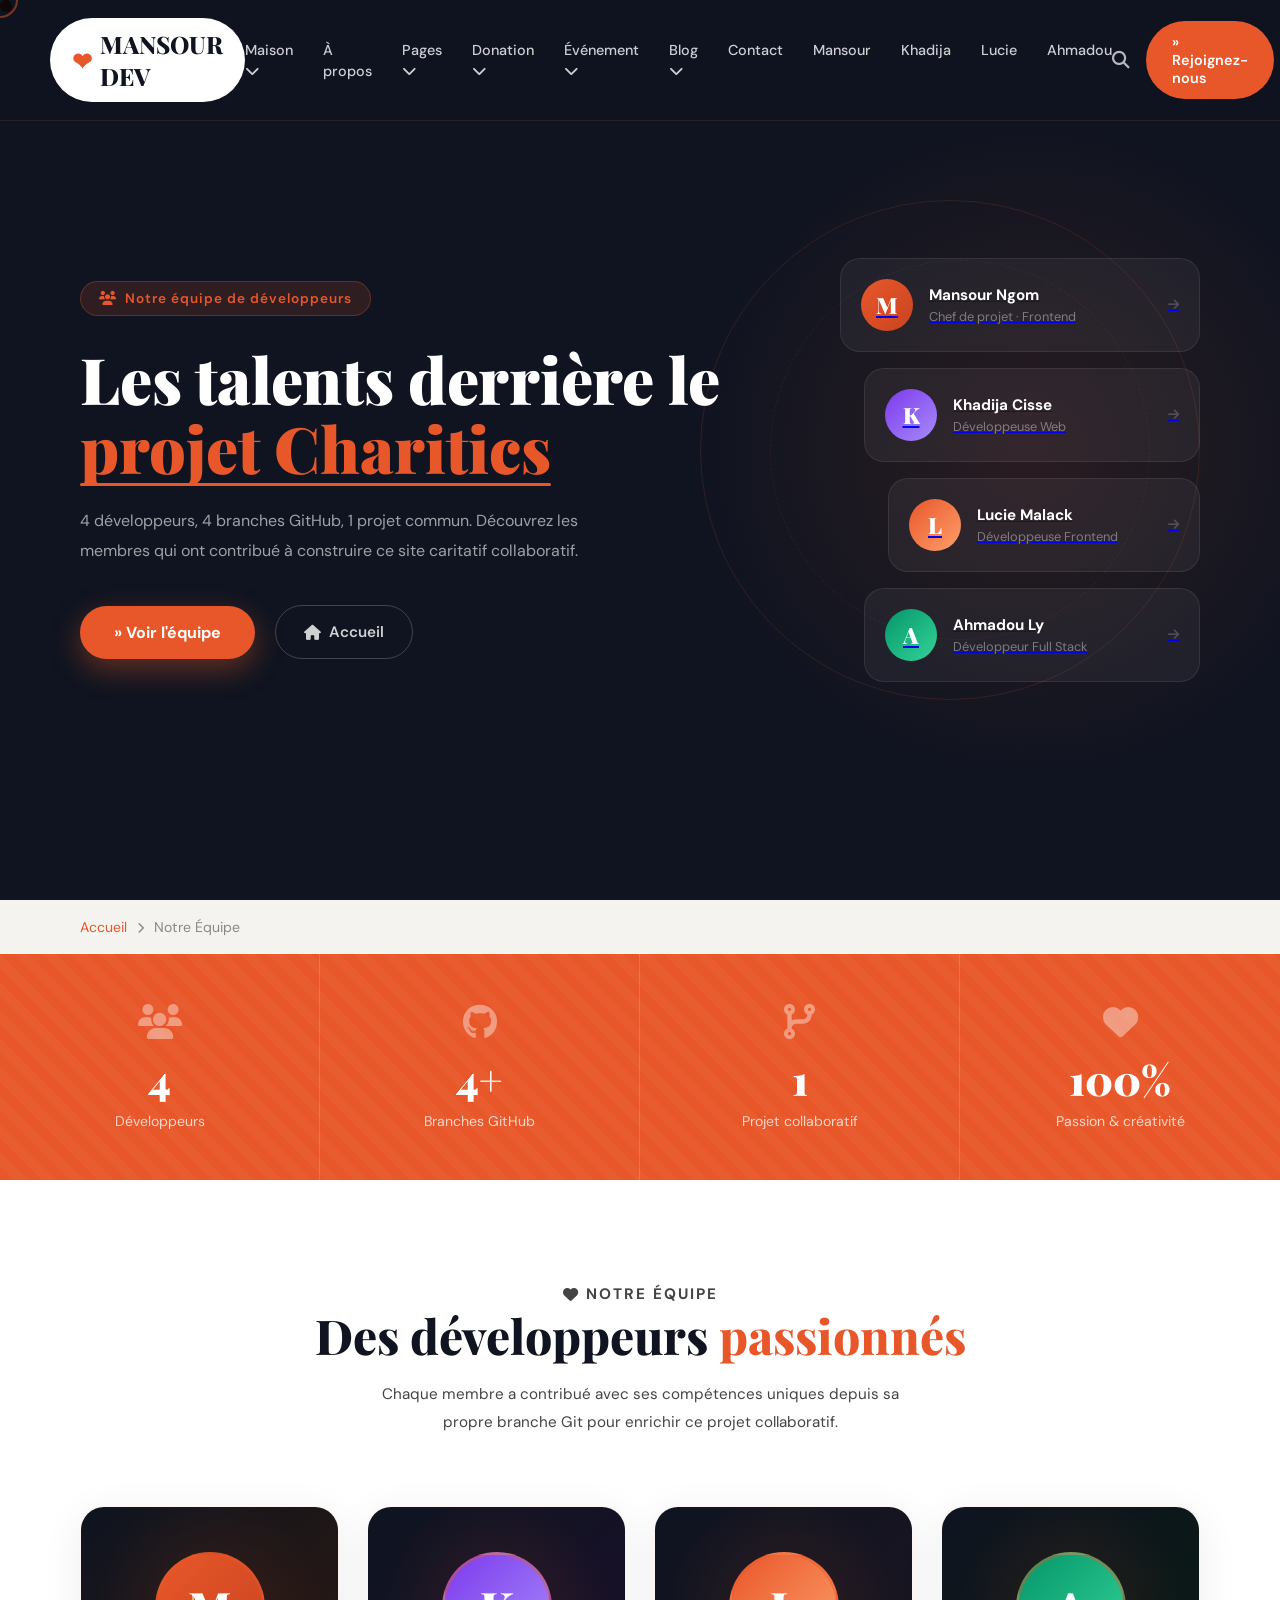
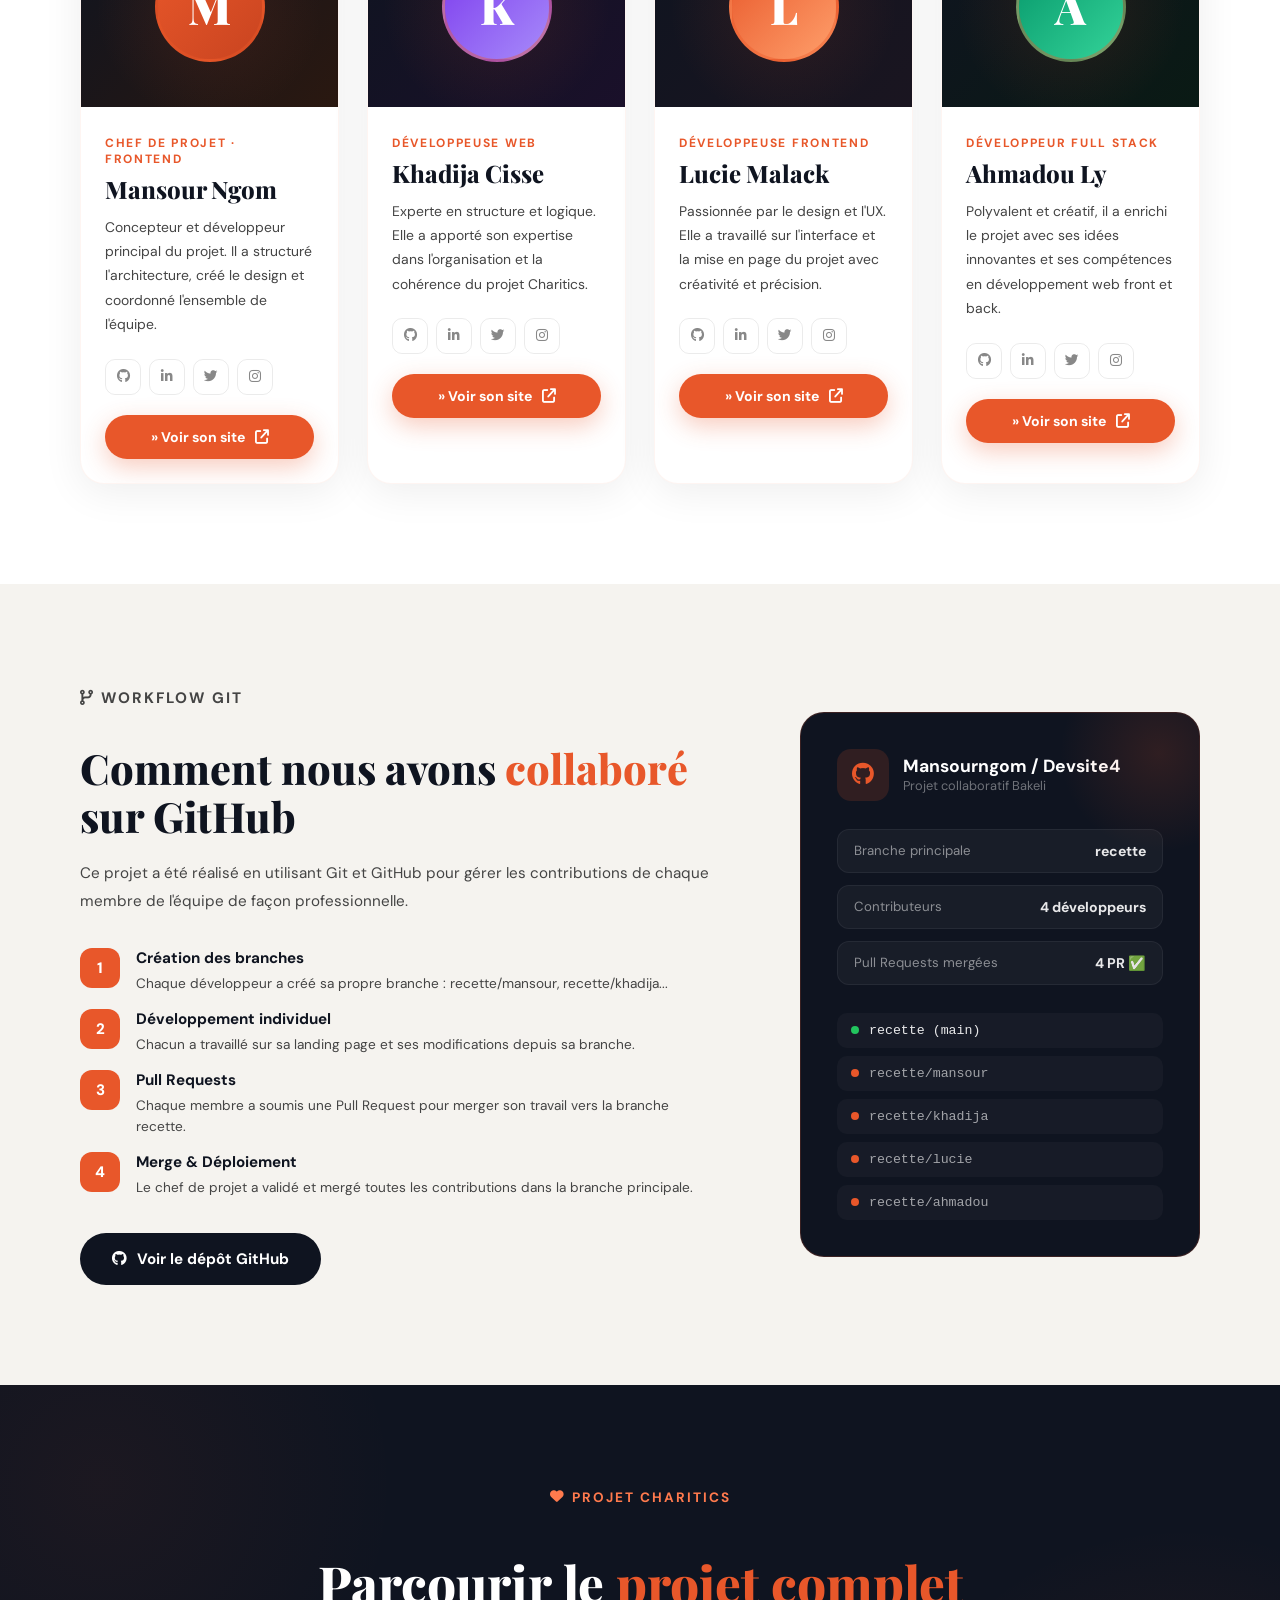
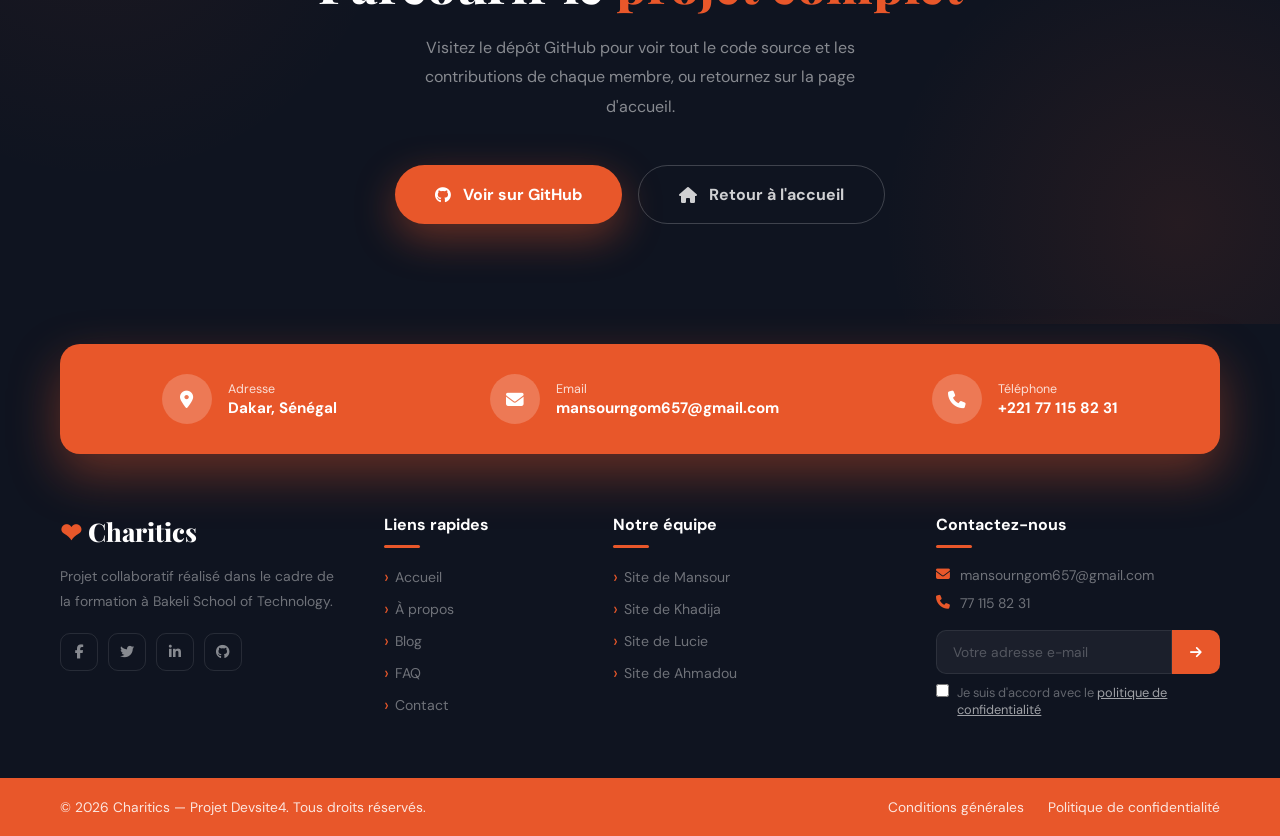
<file: index.html>
<!DOCTYPE html>
<html lang="fr">
<head>
  <meta charset="UTF-8" />
  <meta name="viewport" content="width=device-width, initial-scale=1.0"/>
  <title>Mansour Dev - Notre Équipe</title>
  <link href="https://fonts.googleapis.com/css2?family=Playfair+Display:wght@700;800;900&family=DM+Sans:wght@300;400;500;600;700&display=swap" rel="stylesheet"/>
  <link rel="stylesheet" href="https://cdnjs.cloudflare.com/ajax/libs/font-awesome/6.5.0/css/all.min.css"/>
  <style>
    :root {
      --orange: #e8572a; --orange-light: #ff7a4d; --orange-dark: #c94420;
      --dark: #0f1420; --dark-2: #1a2035;
      --white: #ffffff; --gray: #f5f3ef;
      --text: #444; --text-light: #888;
    }
    * { margin: 0; padding: 0; box-sizing: border-box; }
    html { scroll-behavior: smooth; }
    body { font-family: 'DM Sans', sans-serif; background: var(--white); color: var(--dark); overflow-x: hidden; }

    /* CURSOR */
    .cursor { width: 12px; height: 12px; background: var(--orange); border-radius: 50%; position: fixed; pointer-events: none; z-index: 9999; transition: transform 0.15s ease; mix-blend-mode: multiply; }
    .cursor-follower { width: 36px; height: 36px; border: 2px solid var(--orange); border-radius: 50%; position: fixed; pointer-events: none; z-index: 9998; transition: all 0.3s ease; opacity: 0.5; }

    /* LOADER */
    .loader { position: fixed; inset: 0; background: var(--dark); display: flex; flex-direction: column; align-items: center; justify-content: center; z-index: 9999; transition: opacity 0.6s ease, visibility 0.6s; }
    .loader.hidden { opacity: 0; visibility: hidden; }
    .loader-logo { font-family: 'Playfair Display', serif; font-size: 2.5rem; font-weight: 900; color: white; margin-bottom: 30px; animation: loaderPulse 1.5s ease-in-out infinite; }
    .loader-logo span { color: var(--orange); }
    @keyframes loaderPulse { 0%, 100% { opacity: 1; } 50% { opacity: 0.5; } }
    .loader-bar { width: 200px; height: 3px; background: rgba(255,255,255,0.1); border-radius: 3px; overflow: hidden; }
    .loader-bar-fill { height: 100%; background: var(--orange); border-radius: 3px; width: 0%; animation: loadFill 1.5s ease forwards; }
    @keyframes loadFill { to { width: 100%; } }

    /* NAVBAR */
    .navbar { display: flex; align-items: center; justify-content: space-between; padding: 18px 50px; background: rgba(15,20,32,0.95); backdrop-filter: blur(20px); position: fixed; top: 0; left: 0; right: 0; z-index: 1000; border-bottom: 1px solid rgba(232,87,42,0.15); transition: all 0.4s ease; }
    .navbar.scrolled { padding: 12px 50px; background: rgba(15,20,32,0.99); box-shadow: 0 10px 40px rgba(0,0,0,0.3); }
    .logo { font-family: 'Playfair Display', serif; font-size: 1.5rem; font-weight: 800; background: white; color: var(--dark); padding: 10px 22px; border-radius: 50px; display: flex; align-items: center; gap: 8px; text-decoration: none; transition: transform 0.3s; }
    .logo:hover { transform: scale(1.05); }
    .logo-icon { color: var(--orange); }
    .nav-links { list-style: none; display: flex; gap: 30px; }
    .nav-links > li > a { color: rgba(255,255,255,0.8); text-decoration: none; font-size: 0.9rem; font-weight: 500; transition: color 0.3s; position: relative; }
    .nav-links > li > a::after { content: ''; position: absolute; bottom: -4px; left: 0; right: 0; height: 2px; background: var(--orange); transform: scaleX(0); transition: transform 0.3s; border-radius: 2px; }
    .nav-links > li > a:hover { color: white; }
    .nav-links > li > a:hover::after { transform: scaleX(1); }
    .dropdown { position: relative; }
    .dropdown-menu { display: none; position: absolute; top: calc(100% + 16px); left: 0; background: var(--dark-2); border-radius: 14px; padding: 10px 0; min-width: 220px; box-shadow: 0 20px 60px rgba(0,0,0,0.4); z-index: 999; list-style: none; border-top: 3px solid var(--orange); animation: dropIn 0.3s ease; }
    @keyframes dropIn { from { opacity: 0; transform: translateY(-10px); } to { opacity: 1; transform: translateY(0); } }
    .dropdown-menu li a { display: block; padding: 10px 20px; color: rgba(255,255,255,0.7); text-decoration: none; font-size: 0.88rem; transition: all 0.2s; }
    .dropdown-menu li a:hover { color: var(--orange); padding-left: 26px; }
    .dropdown:hover .dropdown-menu { display: block; }
    .nav-actions { display: flex; align-items: center; gap: 16px; }
    .nav-search { color: rgba(255,255,255,0.7); font-size: 1.1rem; cursor: pointer; transition: color 0.3s; }
    .nav-search:hover { color: var(--orange); }
    .btn-join { background: var(--orange); color: white; padding: 12px 26px; border-radius: 50px; text-decoration: none; font-weight: 600; font-size: 0.9rem; display: flex; align-items: center; gap: 6px; transition: all 0.3s; position: relative; overflow: hidden; }
    .btn-join::before { content: ''; position: absolute; inset: 0; background: var(--orange-light); transform: translateX(-100%); transition: transform 0.4s; }
    .btn-join:hover::before { transform: translateX(0); }
    .btn-join span { position: relative; z-index: 1; }
    .hamburger { display: none; flex-direction: column; gap: 5px; cursor: pointer; padding: 6px; z-index: 1100; background: none; border: none; }
    .hamburger span { display: block; width: 26px; height: 3px; background: white; border-radius: 3px; transition: all 0.4s; transform-origin: center; }
    .hamburger.open span:nth-child(1) { transform: translateY(8px) rotate(45deg); }
    .hamburger.open span:nth-child(2) { opacity: 0; transform: scaleX(0); }
    .hamburger.open span:nth-child(3) { transform: translateY(-8px) rotate(-45deg); }
    .mobile-overlay { display: none; position: fixed; inset: 0; background: rgba(0,0,0,0.6); backdrop-filter: blur(4px); z-index: 900; opacity: 0; transition: opacity 0.3s; }
    .mobile-overlay.active { opacity: 1; }
    .back-to-top { position: fixed; bottom: 30px; right: 30px; width: 50px; height: 50px; border-radius: 50%; background: var(--orange); color: white; display: flex; align-items: center; justify-content: center; font-size: 1.1rem; z-index: 999; opacity: 0; visibility: hidden; transition: all 0.3s; box-shadow: 0 8px 20px rgba(232,87,42,0.4); text-decoration: none; }
    .back-to-top.visible { opacity: 1; visibility: visible; }
    .back-to-top:hover { transform: translateY(-4px); }

    /* ===== PAGE HERO ===== */
    .page-hero {
      min-height: 100vh; background: var(--dark);
      display: flex; align-items: center;
      padding: 140px 80px 100px;
      position: relative; overflow: hidden;
      gap: 80px;
    }
    .hero-particles { position: absolute; inset: 0; pointer-events: none; }
    .particle { position: absolute; width: 4px; height: 4px; background: var(--orange); border-radius: 50%; animation: floatParticle linear infinite; opacity: 0; }
    @keyframes floatParticle { 0% { transform: translateY(100vh) rotate(0deg); opacity: 0; } 10% { opacity: 0.6; } 90% { opacity: 0.6; } 100% { transform: translateY(-100px) rotate(360deg); opacity: 0; } }
    .hero-ring { position: absolute; right: 80px; top: 50%; transform: translateY(-50%); width: 500px; height: 500px; border: 1px solid rgba(232,87,42,0.15); border-radius: 50%; animation: spinRing 20s linear infinite; }
    .hero-ring-2 { position: absolute; right: 130px; top: 50%; transform: translateY(-50%); width: 380px; height: 380px; border: 1px dashed rgba(232,87,42,0.1); border-radius: 50%; animation: spinRing 30s linear infinite reverse; }
    @keyframes spinRing { from { transform: translateY(-50%) rotate(0deg); } to { transform: translateY(-50%) rotate(360deg); } }
    .hero-glow { position: absolute; right: -100px; top: 50%; transform: translateY(-50%); width: 700px; height: 700px; border-radius: 50%; background: radial-gradient(circle, rgba(232,87,42,0.12) 0%, transparent 70%); animation: pulseBig 4s ease-in-out infinite; }
    @keyframes pulseBig { 0%, 100% { transform: translateY(-50%) scale(1); } 50% { transform: translateY(-50%) scale(1.1); } }

    .hero-left { flex: 1; position: relative; z-index: 2; }
    .hero-tag { display: inline-flex; align-items: center; gap: 8px; background: rgba(232,87,42,0.15); border: 1px solid rgba(232,87,42,0.3); color: var(--orange); padding: 8px 18px; border-radius: 50px; font-size: 0.85rem; font-weight: 600; margin-bottom: 28px; letter-spacing: 1px; animation: slideInLeft 0.8s ease both; }
    @keyframes slideInLeft { from { opacity: 0; transform: translateX(-40px); } to { opacity: 1; transform: translateX(0); } }
    .hero-left h1 { font-family: 'Playfair Display', serif; font-size: clamp(2.8rem, 5vw, 4.5rem); font-weight: 900; color: white; line-height: 1.08; margin-bottom: 24px; animation: slideInLeft 0.8s ease 0.15s both; }
    .hero-left h1 span { color: var(--orange); position: relative; }
    .hero-left h1 span::after { content: ''; position: absolute; bottom: 4px; left: 0; right: 0; height: 3px; background: var(--orange); border-radius: 2px; animation: drawLine 1s ease 1s both; transform-origin: left; }
    @keyframes drawLine { from { transform: scaleX(0); } to { transform: scaleX(1); } }
    .hero-left p { font-size: 1rem; color: rgba(255,255,255,0.6); line-height: 1.85; max-width: 520px; margin-bottom: 40px; animation: slideInLeft 0.8s ease 0.3s both; }
    .hero-actions { display: flex; align-items: center; gap: 20px; animation: slideInLeft 0.8s ease 0.45s both; }
    .btn-donate { background: var(--orange); color: white; padding: 16px 34px; border-radius: 50px; text-decoration: none; font-weight: 700; font-size: 1rem; display: inline-flex; align-items: center; gap: 8px; transition: all 0.3s; box-shadow: 0 10px 30px rgba(232,87,42,0.4); }
    .btn-donate:hover { transform: translateY(-3px); box-shadow: 0 20px 40px rgba(232,87,42,0.5); background: var(--orange-light); }
    .btn-outline { color: rgba(255,255,255,0.8); text-decoration: none; font-weight: 600; font-size: 0.95rem; display: inline-flex; align-items: center; gap: 8px; border: 1px solid rgba(255,255,255,0.2); padding: 16px 28px; border-radius: 50px; transition: all 0.3s; }
    .btn-outline:hover { border-color: var(--orange); color: var(--orange); }

    /* HERO TEAM MINI CARDS */
    .hero-right { flex: 0 0 360px; position: relative; z-index: 2; animation: slideInRight 1s ease 0.3s both; display: flex; flex-direction: column; gap: 16px; }
    @keyframes slideInRight { from { opacity: 0; transform: translateX(40px); } to { opacity: 1; transform: translateX(0); } }
    .mini-card { background: rgba(255,255,255,0.05); border: 1px solid rgba(255,255,255,0.08); border-radius: 20px; padding: 20px; display: flex; align-items: center; gap: 16px; backdrop-filter: blur(10px); transition: all 0.4s; cursor: pointer; }
    .mini-card:hover { background: rgba(232,87,42,0.1); border-color: rgba(232,87,42,0.4); transform: translateX(8px); }
    .mini-card:nth-child(2) { margin-left: 24px; }
    .mini-card:nth-child(3) { margin-left: 48px; }
    .mini-card:nth-child(4) { margin-left: 24px; }
    .mini-avatar { width: 52px; height: 52px; border-radius: 50%; display: flex; align-items: center; justify-content: center; font-family: 'Playfair Display', serif; font-weight: 900; font-size: 1.4rem; color: white; flex-shrink: 0; }
    .av-m { background: linear-gradient(135deg, #e8572a, #c94420); }
    .av-k { background: linear-gradient(135deg, #7c3aed, #a78bfa); }
    .av-l { background: linear-gradient(135deg, #e8572a, #ff9f6b); }
    .av-a { background: linear-gradient(135deg, #059669, #34d399); }
    .mini-info strong { display: block; color: white; font-size: 0.95rem; font-weight: 700; }
    .mini-info span { font-size: 0.8rem; color: rgba(255,255,255,0.4); }
    .mini-arrow { margin-left: auto; color: rgba(255,255,255,0.2); font-size: 0.8rem; transition: all 0.3s; }
    .mini-card:hover .mini-arrow { color: var(--orange); transform: translateX(4px); }

    /* ===== BREADCRUMB ===== */
    .breadcrumb { background: var(--gray); padding: 18px 80px; display: flex; align-items: center; gap: 10px; font-size: 0.88rem; }
    .breadcrumb a { color: var(--orange); text-decoration: none; }
    .breadcrumb span { color: var(--text-light); }

    /* ===== TEAM SECTION ===== */
    .team-section { padding: 100px 80px; background: var(--white); }
    .team-section-header { text-align: center; margin-bottom: 70px; }
    .section-tag { display: inline-flex; align-items: center; gap: 6px; color: var(--orange); font-size: 0.85rem; font-weight: 700; letter-spacing: 2px; text-transform: uppercase; margin-bottom: 16px; }
    .team-section-header h2 { font-family: 'Playfair Display', serif; font-size: clamp(2rem, 4vw, 3rem); font-weight: 800; margin-bottom: 16px; line-height: 1.15; }
    .team-section-header h2 span { color: var(--orange); }
    .team-section-header p { color: var(--text); max-width: 550px; margin: 0 auto; line-height: 1.85; font-size: 0.95rem; }
    .team-grid { display: grid; grid-template-columns: repeat(4, 1fr); gap: 28px; }

    /* MEMBER CARD */
    .member-card { background: white; border-radius: 24px; overflow: hidden; box-shadow: 0 8px 40px rgba(0,0,0,0.07); transition: all 0.4s; border: 1px solid rgba(232,87,42,0.06); position: relative; }
    .member-card::before { content: ''; position: absolute; top: 0; left: 0; right: 0; height: 4px; background: linear-gradient(90deg, var(--orange), var(--orange-light)); transform: scaleX(0); transform-origin: left; transition: transform 0.4s; }
    .member-card:hover { transform: translateY(-12px); box-shadow: 0 30px 70px rgba(232,87,42,0.15); border-color: rgba(232,87,42,0.25); }
    .member-card:hover::before { transform: scaleX(1); }
    .member-avatar-wrap { height: 200px; display: flex; align-items: center; justify-content: center; position: relative; overflow: hidden; }
    .member-avatar-wrap::after { content: ''; position: absolute; inset: 0; background: radial-gradient(circle, rgba(232,87,42,0.12) 0%, transparent 70%); }
    .av-bg-m { background: linear-gradient(135deg, var(--dark), #2a1810); }
    .av-bg-k { background: linear-gradient(135deg, var(--dark), #1a102a); }
    .av-bg-l { background: linear-gradient(135deg, var(--dark), #1a1520); }
    .av-bg-a { background: linear-gradient(135deg, var(--dark), #0a1a14); }
    .avatar-circle { width: 110px; height: 110px; border-radius: 50%; display: flex; align-items: center; justify-content: center; font-family: 'Playfair Display', serif; font-weight: 900; font-size: 2.8rem; color: white; position: relative; z-index: 1; transition: transform 0.4s, box-shadow 0.4s; border: 3px solid rgba(232,87,42,0.4); }
    .member-card:hover .avatar-circle { transform: scale(1.1); box-shadow: 0 0 40px rgba(232,87,42,0.5); }
    .av-circle-m { background: linear-gradient(135deg, #e8572a, #c94420); }
    .av-circle-k { background: linear-gradient(135deg, #7c3aed, #a78bfa); }
    .av-circle-l { background: linear-gradient(135deg, #e8572a, #ff9f6b); }
    .av-circle-a { background: linear-gradient(135deg, #059669, #34d399); }
    .member-body { padding: 28px 24px 24px; }
    .member-role { font-size: 0.75rem; text-transform: uppercase; letter-spacing: 0.14em; color: var(--orange); font-weight: 700; margin-bottom: 6px; }
    .member-name { font-family: 'Playfair Display', serif; font-size: 1.5rem; font-weight: 800; margin-bottom: 10px; }
    .member-desc { font-size: 0.87rem; color: var(--text); line-height: 1.75; margin-bottom: 22px; }
    .member-socials { display: flex; gap: 8px; margin-bottom: 20px; }
    .member-socials a { width: 36px; height: 36px; border-radius: 10px; border: 1px solid rgba(0,0,0,0.08); display: flex; align-items: center; justify-content: center; color: var(--text-light); text-decoration: none; font-size: 0.85rem; transition: all 0.3s; }
    .member-socials a:hover { background: var(--orange); border-color: var(--orange); color: white; transform: translateY(-3px); }
    .member-btn { display: flex; align-items: center; justify-content: center; gap: 10px; background: var(--orange); color: white; padding: 13px 20px; border-radius: 50px; text-decoration: none; font-weight: 700; font-size: 0.88rem; transition: all 0.3s; box-shadow: 0 8px 24px rgba(232,87,42,0.3); position: relative; overflow: hidden; }
    .member-btn::before { content: ''; position: absolute; inset: 0; background: var(--orange-light); transform: translateX(-100%); transition: transform 0.4s; }
    .member-btn:hover::before { transform: translateX(0); }
    .member-btn span, .member-btn i { position: relative; z-index: 1; }
    .member-btn:hover { transform: translateY(-2px); box-shadow: 0 14px 30px rgba(232,87,42,0.4); }

    /* ===== STATS ===== */
    .stats { display: grid; grid-template-columns: repeat(4, 1fr); background: var(--orange); position: relative; overflow: hidden; }
    .stats::before { content: ''; position: absolute; inset: 0; background: repeating-linear-gradient(45deg, transparent, transparent 10px, rgba(255,255,255,0.03) 10px, rgba(255,255,255,0.03) 20px); }
    .stat-item { padding: 50px 30px; text-align: center; border-right: 1px solid rgba(255,255,255,0.15); position: relative; z-index: 1; transition: background 0.3s; }
    .stat-item:last-child { border-right: none; }
    .stat-item:hover { background: rgba(255,255,255,0.1); }
    .stat-item i { font-size: 2.2rem; color: rgba(255,255,255,0.4); margin-bottom: 12px; display: block; transition: transform 0.3s, color 0.3s; }
    .stat-item:hover i { transform: scale(1.2); color: white; }
    .stat-item h3 { font-family: 'Playfair Display', serif; font-size: 2.6rem; font-weight: 900; color: white; margin-bottom: 6px; }
    .stat-item p { font-size: 0.88rem; color: rgba(255,255,255,0.75); }

    /* ===== COLLAB SECTION ===== */
    .collab-section { padding: 100px 80px; background: var(--gray); }
    .collab-inner { display: flex; align-items: center; gap: 80px; }
    .collab-left { flex: 1; }
    .collab-left h2 { font-family: 'Playfair Display', serif; font-size: 2.6rem; font-weight: 800; line-height: 1.15; margin-bottom: 20px; }
    .collab-left h2 span { color: var(--orange); }
    .collab-left p { font-size: 0.95rem; color: var(--text); line-height: 1.85; margin-bottom: 32px; }
    .collab-steps { display: flex; flex-direction: column; gap: 16px; margin-bottom: 36px; }
    .step { display: flex; align-items: flex-start; gap: 16px; }
    .step-num { width: 40px; height: 40px; border-radius: 12px; background: var(--orange); color: white; font-weight: 800; font-size: 0.95rem; display: flex; align-items: center; justify-content: center; flex-shrink: 0; }
    .step-text strong { display: block; font-size: 0.95rem; font-weight: 700; margin-bottom: 4px; }
    .step-text span { font-size: 0.85rem; color: var(--text); }
    .github-btn { display: inline-flex; align-items: center; gap: 10px; background: var(--dark); color: white; padding: 16px 32px; border-radius: 50px; text-decoration: none; font-weight: 700; font-size: 0.95rem; transition: all 0.3s; }
    .github-btn:hover { background: var(--orange); transform: translateY(-3px); box-shadow: 0 14px 30px rgba(232,87,42,0.3); }
    .collab-right { flex: 0 0 400px; }
    .github-card { background: var(--dark); border-radius: 24px; padding: 36px; border: 1px solid rgba(232,87,42,0.2); position: relative; overflow: hidden; }
    .github-card::before { content: ''; position: absolute; top: -60px; right: -60px; width: 200px; height: 200px; background: radial-gradient(circle, rgba(232,87,42,0.15) 0%, transparent 70%); border-radius: 50%; }
    .github-card-header { display: flex; align-items: center; gap: 14px; margin-bottom: 28px; }
    .github-icon { width: 52px; height: 52px; border-radius: 14px; background: rgba(232,87,42,0.15); display: flex; align-items: center; justify-content: center; color: var(--orange); font-size: 1.4rem; }
    .github-card-header h3 { font-size: 1.1rem; font-weight: 700; color: white; }
    .github-card-header p { font-size: 0.8rem; color: rgba(255,255,255,0.4); }
    .repo-info { display: flex; flex-direction: column; gap: 12px; margin-bottom: 28px; }
    .repo-row { display: flex; justify-content: space-between; align-items: center; padding: 12px 16px; background: rgba(255,255,255,0.04); border-radius: 12px; border: 1px solid rgba(255,255,255,0.06); }
    .repo-row span { font-size: 0.83rem; color: rgba(255,255,255,0.5); }
    .repo-row strong { font-size: 0.88rem; color: rgba(255,255,255,0.9); }
    .branch-list { display: flex; flex-direction: column; gap: 8px; }
    .branch-item { display: flex; align-items: center; gap: 10px; padding: 10px 14px; background: rgba(255,255,255,0.03); border-radius: 10px; transition: background 0.3s; }
    .branch-item:hover { background: rgba(232,87,42,0.1); }
    .branch-dot { width: 8px; height: 8px; border-radius: 50%; background: var(--orange); }
    .branch-item span { font-size: 0.83rem; color: rgba(255,255,255,0.6); font-family: monospace; }
    .branch-item.main .branch-dot { background: #22c55e; }
    .branch-item.main span { color: rgba(255,255,255,0.9); }

    /* ===== BROWSE ===== */
    .browse-section { background: var(--dark); padding: 100px 80px; text-align: center; position: relative; overflow: hidden; }
    .browse-section::before { content: ''; position: absolute; bottom: -200px; right: -200px; width: 600px; height: 600px; background: radial-gradient(circle, rgba(232,87,42,0.1) 0%, transparent 70%); border-radius: 50%; }
    .browse-section::after { content: ''; position: absolute; top: -200px; left: -200px; width: 600px; height: 600px; background: radial-gradient(circle, rgba(232,87,42,0.06) 0%, transparent 70%); border-radius: 50%; }
    .browse-section .section-tag { color: var(--orange-light); }
    .browse-section h2 { font-family: 'Playfair Display', serif; font-size: clamp(2rem, 4vw, 3.2rem); font-weight: 800; color: white; margin-bottom: 20px; line-height: 1.15; position: relative; z-index: 1; }
    .browse-section h2 span { color: var(--orange); }
    .browse-section > p { color: rgba(255,255,255,0.5); max-width: 500px; margin: 0 auto 44px; line-height: 1.85; position: relative; z-index: 1; }
    .browse-btns { display: flex; justify-content: center; gap: 16px; flex-wrap: wrap; position: relative; z-index: 1; }
    .browse-btn { display: inline-flex; align-items: center; gap: 12px; background: var(--orange); color: white; padding: 18px 40px; border-radius: 50px; text-decoration: none; font-weight: 700; font-size: 1rem; transition: all 0.3s; box-shadow: 0 14px 40px rgba(232,87,42,0.4); }
    .browse-btn:hover { transform: translateY(-4px); box-shadow: 0 20px 50px rgba(232,87,42,0.5); background: var(--orange-light); }
    .browse-btn-outline { display: inline-flex; align-items: center; gap: 12px; border: 1px solid rgba(255,255,255,0.2); color: rgba(255,255,255,0.8); padding: 18px 40px; border-radius: 50px; text-decoration: none; font-weight: 700; font-size: 1rem; transition: all 0.3s; }
    .browse-btn-outline:hover { border-color: var(--orange); color: var(--orange); transform: translateY(-4px); }

    /* ===== FOOTER ===== */
    .footer { background: var(--dark); color: rgba(255,255,255,0.6); padding-top: 60px; }
    .footer-contact-bar { background: var(--orange); margin: 0 60px; border-radius: 20px; transform: translateY(-40px); display: flex; align-items: center; justify-content: space-around; padding: 30px 40px; gap: 30px; flex-wrap: wrap; box-shadow: 0 20px 50px rgba(232,87,42,0.4); }
    .contact-item { display: flex; align-items: center; gap: 16px; color: white; }
    .contact-icon { width: 50px; height: 50px; border-radius: 50%; background: rgba(255,255,255,0.2); display: flex; align-items: center; justify-content: center; font-size: 1.1rem; flex-shrink: 0; transition: background 0.3s; }
    .contact-item:hover .contact-icon { background: rgba(255,255,255,0.35); }
    .contact-item > div span { display: block; font-size: 0.78rem; opacity: 0.8; }
    .contact-item > div strong { font-size: 0.95rem; font-weight: 700; }
    .footer-body { display: grid; grid-template-columns: 1.5fr 1fr 1.5fr 1.5fr; gap: 40px; padding: 20px 60px 60px; }
    .footer-logo { font-family: 'Playfair Display', serif; font-size: 1.6rem; font-weight: 800; color: white; margin-bottom: 16px; }
    .footer-logo span { color: var(--orange); }
    .footer-col > p { font-size: 0.87rem; line-height: 1.75; color: rgba(255,255,255,0.4); margin-bottom: 20px; }
    .footer-socials { display: flex; gap: 10px; }
    .footer-socials a { width: 38px; height: 38px; border-radius: 10px; border: 1px solid rgba(255,255,255,0.1); display: flex; align-items: center; justify-content: center; color: rgba(255,255,255,0.5); text-decoration: none; font-size: 0.88rem; transition: all 0.3s; }
    .footer-socials a:hover { background: var(--orange); border-color: var(--orange); color: white; transform: translateY(-3px); }
    .footer-col h4 { font-size: 1rem; font-weight: 700; color: white; margin-bottom: 10px; }
    .footer-underline { width: 36px; height: 3px; background: var(--orange); border-radius: 2px; margin-bottom: 18px; }
    .footer-links { list-style: none; display: flex; flex-direction: column; gap: 10px; }
    .footer-links a { color: rgba(255,255,255,0.4); text-decoration: none; font-size: 0.88rem; transition: all 0.3s; display: flex; align-items: center; gap: 6px; }
    .footer-links a::before { content: '›'; color: var(--orange); font-size: 1.1rem; }
    .footer-links a:hover { color: var(--orange-light); padding-left: 4px; }
    .footer-contact-info { display: flex; flex-direction: column; gap: 10px; margin-bottom: 18px; }
    .footer-contact-info p { display: flex; align-items: center; gap: 10px; font-size: 0.87rem; color: rgba(255,255,255,0.4); margin: 0; }
    .footer-contact-info i { color: var(--orange); }
    .newsletter-input { display: flex; margin-bottom: 10px; }
    .newsletter-input input { flex: 1; padding: 12px 16px; border: 1px solid rgba(255,255,255,0.08); border-radius: 10px 0 0 10px; background: rgba(255,255,255,0.05); color: white; font-size: 0.86rem; outline: none; transition: border-color 0.3s; font-family: 'DM Sans', sans-serif; }
    .newsletter-input input:focus { border-color: var(--orange); }
    .newsletter-input input::placeholder { color: rgba(255,255,255,0.25); }
    .newsletter-input button { padding: 12px 18px; background: var(--orange); border: none; border-radius: 0 10px 10px 0; color: white; cursor: pointer; transition: background 0.3s; }
    .newsletter-input button:hover { background: var(--orange-light); }
    .newsletter-check { display: flex; align-items: flex-start; gap: 8px; font-size: 0.8rem; color: rgba(255,255,255,0.35); }
    .newsletter-check a { color: rgba(255,255,255,0.6); text-decoration: underline; }
    .footer-bottom { display: flex; align-items: center; justify-content: space-between; padding: 20px 60px; background: var(--orange); flex-wrap: wrap; gap: 10px; }
    .footer-bottom p { font-size: 0.86rem; color: rgba(255,255,255,0.85); }
    .footer-bottom-links { display: flex; gap: 24px; }
    .footer-bottom-links a { color: rgba(255,255,255,0.85); text-decoration: none; font-size: 0.86rem; transition: opacity 0.2s; }
    .footer-bottom-links a:hover { opacity: 0.7; }

    /* REVEAL */
    .reveal { opacity: 0; transform: translateY(40px); transition: opacity 0.8s ease, transform 0.8s ease; }
    .reveal.visible { opacity: 1; transform: translateY(0); }
    .reveal-left { opacity: 0; transform: translateX(-40px); transition: opacity 0.8s ease, transform 0.8s ease; }
    .reveal-left.visible { opacity: 1; transform: translateX(0); }
    .reveal-right { opacity: 0; transform: translateX(40px); transition: opacity 0.8s ease, transform 0.8s ease; }
    .reveal-right.visible { opacity: 1; transform: translateX(0); }

    /* RESPONSIVE */
    @media (max-width: 1200px) {
      .page-hero { padding: 140px 50px 80px; gap: 50px; }
      .team-grid { grid-template-columns: repeat(2, 1fr); }
      .collab-inner { gap: 50px; }
      .collab-right { flex: 0 0 340px; }
    }
    @media (max-width: 1024px) {
      .page-hero { flex-direction: column; text-align: center; padding: 130px 40px 80px; }
      .hero-left p { margin: 0 auto 40px; }
      .hero-actions { justify-content: center; }
      .hero-right { flex: 0 0 auto; width: 100%; max-width: 400px; }
      .mini-card:nth-child(2), .mini-card:nth-child(3), .mini-card:nth-child(4) { margin-left: 0; }
      .collab-inner { flex-direction: column; }
      .collab-right { flex: 0 0 auto; width: 100%; }
      .footer-body { grid-template-columns: 1fr 1fr; }
    }
    @media (max-width: 768px) {
      .hamburger { display: flex; }
      .mobile-overlay { display: block; pointer-events: none; }
      .mobile-overlay.active { pointer-events: all; }
      .navbar { padding: 14px 20px; }
      .nav-links { position: fixed; top: 0; right: -100%; width: 80%; max-width: 320px; height: 100vh; background: var(--dark-2); flex-direction: column; gap: 0; padding: 90px 0 40px; z-index: 1000; transition: right 0.4s; overflow-y: auto; border-left: 3px solid var(--orange); box-shadow: -20px 0 60px rgba(0,0,0,0.5); }
      .nav-links.open { right: 0; }
      .nav-links > li { border-bottom: 1px solid rgba(255,255,255,0.06); width: 100%; }
      .nav-links > li > a { display: flex; align-items: center; justify-content: space-between; padding: 16px 24px; font-size: 1rem; font-weight: 600; color: rgba(255,255,255,0.85); }
      .nav-links > li > a::after { display: none; }
      .dropdown-menu { position: static !important; display: none; box-shadow: none; border-radius: 0; border-top: none; border-left: 3px solid rgba(232,87,42,0.3); margin-left: 20px; background: rgba(255,255,255,0.03); animation: none; }
      .dropdown.active .dropdown-menu { display: block; }
      .nav-actions .btn-join { display: none; }
      .team-section { padding: 60px 20px; }
      .team-grid { grid-template-columns: 1fr; max-width: 360px; margin: 0 auto; }
      .collab-section { padding: 60px 20px; }
      .browse-section { padding: 60px 20px; }
      .stats { grid-template-columns: repeat(2, 1fr); }
      .stat-item { border-right: none; border-bottom: 1px solid rgba(255,255,255,0.15); }
      .stat-item:nth-child(odd) { border-right: 1px solid rgba(255,255,255,0.15); }
      .footer-contact-bar { margin: 0 20px; padding: 24px 20px; flex-direction: column; }
      .footer-body { grid-template-columns: 1fr; padding: 20px 20px 40px; }
      .footer-bottom { padding: 16px 20px; flex-direction: column; text-align: center; }
      .breadcrumb { padding: 16px 20px; }
      .cursor, .cursor-follower { display: none; }
    }
  </style>
</head>
<body>

  <div class="loader" id="loader">
    <div class="loader-logo">&#10084; <span>MANSOUR</span> DEV</div>
    <div class="loader-bar"><div class="loader-bar-fill"></div></div>
  </div>

  <div class="cursor" id="cursor"></div>
  <div class="cursor-follower" id="cursorFollower"></div>
  <a href="#" class="back-to-top" id="backToTop"><i class="fas fa-arrow-up"></i></a>
  <div class="mobile-overlay" id="mobileOverlay"></div>

  <!-- NAVBAR -->
  <nav class="navbar" id="navbar">
    <a href="index.html" class="logo"><span class="logo-icon">&#10084;</span> MANSOUR DEV</a>
    <button class="hamburger" id="hamburger"><span></span><span></span><span></span></button>
    <ul class="nav-links" id="navLinks">
      <li class="dropdown">
        <a href="#">Maison <i class="fas fa-chevron-down"></i></a>
        <ul class="dropdown-menu">
          <li><a href="index.html">Accueil 1</a></li>
          <li><a href="index-2.html">Accueil 2</a></li>
        </ul>
      </li>
      <li><a href="#">À propos</a></li>
      <li class="dropdown">
        <a href="#">Pages <i class="fas fa-chevron-down"></i></a>
        <ul class="dropdown-menu">
          <li><a href="services.html">Services</a></li>
          <li><a href="service-details.html">Détails du service</a></li>
          <li><a href="projet.html">Projet</a></li>
          <li><a href="projet-details.html">Détails du projet</a></li>
          <li><a href="equipe.html">Équipe</a></li>
          <li><a href="membre-details.html">Détails des membres</a></li>
          <li><a href="tarifs.html">Formules tarifaires</a></li>
          <li><a href="faq.html">FAQ</a></li>
          <li><a href="404.html">404</a></li>
        </ul>
      </li>
      <li class="dropdown">
        <a href="#">Donation <i class="fas fa-chevron-down"></i></a>
        <ul class="dropdown-menu">
          <li><a href="donation-liste.html">Liste des dons</a></li>
          <li><a href="donation-details.html">Détails du don</a></li>
        </ul>
      </li>
      <li class="dropdown">
        <a href="#">Événement <i class="fas fa-chevron-down"></i></a>
        <ul class="dropdown-menu">
          <li><a href="evenement.html">Événement</a></li>
          <li><a href="evenement-details.html">Détails de l'événement</a></li>
        </ul>
      </li>
      <li class="dropdown">
        <a href="#">Blog <i class="fas fa-chevron-down"></i></a>
        <ul class="dropdown-menu">
          <li><a href="blogs.html">Blogs</a></li>
          <li><a href="blogs-2.html">Blogs 2</a></li>
          <li><a href="blog-details.html">Détails du blog</a></li>
        </ul>
      </li>
      <li><a href="#">Contact</a></li>
      <li><a href="mansour.html">Mansour</a></li>
      <li><a href="khadija.html">Khadija</a></li>
      <li><a href="lucie.html">Lucie</a></li>
      <li><a href="ahmadou.html">Ahmadou</a></li>
    </ul>
    <div class="nav-actions">
      <i class="fas fa-search nav-search"></i>
      <a href="#" class="btn-join"><span>&#187; Rejoignez-nous</span></a>
    </div>
  </nav>

  <!-- HERO -->
  <section class="page-hero">
    <div class="hero-particles" id="particles"></div>
    <div class="hero-glow"></div>
    <div class="hero-ring"></div>
    <div class="hero-ring-2"></div>

    <div class="hero-left">
      <div class="hero-tag"><i class="fas fa-users"></i> Notre équipe de développeurs</div>
      <h1>Les talents derrière le<br/><span>projet Charitics</span></h1>
      <p>4 développeurs, 4 branches GitHub, 1 projet commun. Découvrez les membres qui ont contribué à construire ce site caritatif collaboratif.</p>
      <div class="hero-actions">
        <a href="#equipe" class="btn-donate">&#187; Voir l'équipe</a>
        <a href="index.html" class="btn-outline"><i class="fas fa-home"></i> Accueil</a>
      </div>
    </div>

    <div class="hero-right">
      <a href="mansour.html" class="mini-card">
        <div class="mini-avatar av-m">M</div>
        <div class="mini-info"><strong>Mansour Ngom</strong><span>Chef de projet · Frontend</span></div>
        <i class="fas fa-arrow-right mini-arrow"></i>
      </a>
      <a href="khadija.html" class="mini-card">
        <div class="mini-avatar av-k">K</div>
        <div class="mini-info"><strong>Khadija Cisse</strong><span>Développeuse Web</span></div>
        <i class="fas fa-arrow-right mini-arrow"></i>
      </a>
      <a href="lucie.html" class="mini-card">
        <div class="mini-avatar av-l">L</div>
        <div class="mini-info"><strong>Lucie Malack</strong><span>Développeuse Frontend</span></div>
        <i class="fas fa-arrow-right mini-arrow"></i>
      </a>
      <a href="ahmadou.html" class="mini-card">
        <div class="mini-avatar av-a">A</div>
        <div class="mini-info"><strong>Ahmadou Ly</strong><span>Développeur Full Stack</span></div>
        <i class="fas fa-arrow-right mini-arrow"></i>
      </a>
    </div>
  </section>

  <!-- BREADCRUMB -->
  <div class="breadcrumb">
    <a href="index.html">Accueil</a>
    <span><i class="fas fa-chevron-right" style="font-size:0.7rem"></i></span>
    <span>Notre Équipe</span>
  </div>

  <!-- STATS -->
  <section class="stats">
    <div class="stat-item reveal"><i class="fas fa-users"></i><h3>4</h3><p>Développeurs</p></div>
    <div class="stat-item reveal"><i class="fab fa-github"></i><h3>4+</h3><p>Branches GitHub</p></div>
    <div class="stat-item reveal"><i class="fas fa-code-branch"></i><h3>1</h3><p>Projet collaboratif</p></div>
    <div class="stat-item reveal"><i class="fas fa-heart"></i><h3>100%</h3><p>Passion & créativité</p></div>
  </section>

  <!-- TEAM -->
  <section class="team-section" id="equipe">
    <div class="team-section-header reveal">
      <p class="section-tag"><i class="fas fa-heart"></i> Notre équipe</p>
      <h2>Des développeurs <span>passionnés</span></h2>
      <p>Chaque membre a contribué avec ses compétences uniques depuis sa propre branche Git pour enrichir ce projet collaboratif.</p>
    </div>
    <div class="team-grid">

      <div class="member-card reveal">
        <div class="member-avatar-wrap av-bg-m">
          <div class="avatar-circle av-circle-m">M</div>
        </div>
        <div class="member-body">
          <div class="member-role">Chef de projet · Frontend</div>
          <div class="member-name">Mansour Ngom</div>
          <p class="member-desc">Concepteur et développeur principal du projet. Il a structuré l'architecture, créé le design et coordonné l'ensemble de l'équipe.</p>
          <div class="member-socials">
            <a href="#"><i class="fab fa-github"></i></a>
            <a href="#"><i class="fab fa-linkedin-in"></i></a>
            <a href="#"><i class="fab fa-twitter"></i></a>
            <a href="#"><i class="fab fa-instagram"></i></a>
          </div>
          <a href="mansour.html" class="member-btn">
            <span>&#187; Voir son site</span>
            <i class="fas fa-arrow-up-right-from-square"></i>
          </a>
        </div>
      </div>

      <div class="member-card reveal">
        <div class="member-avatar-wrap av-bg-k">
          <div class="avatar-circle av-circle-k">K</div>
        </div>
        <div class="member-body">
          <div class="member-role">Développeuse Web</div>
          <div class="member-name">Khadija Cisse</div>
          <p class="member-desc">Experte en structure et logique. Elle a apporté son expertise dans l'organisation et la cohérence du projet Charitics.</p>
          <div class="member-socials">
            <a href="#"><i class="fab fa-github"></i></a>
            <a href="#"><i class="fab fa-linkedin-in"></i></a>
            <a href="#"><i class="fab fa-twitter"></i></a>
            <a href="#"><i class="fab fa-instagram"></i></a>
          </div>
          <a href="khadija.html" class="member-btn">
            <span>&#187; Voir son site</span>
            <i class="fas fa-arrow-up-right-from-square"></i>
          </a>
        </div>
      </div>

      <div class="member-card reveal">
        <div class="member-avatar-wrap av-bg-l">
          <div class="avatar-circle av-circle-l">L</div>
        </div>
        <div class="member-body">
          <div class="member-role">Développeuse Frontend</div>
          <div class="member-name">Lucie Malack</div>
          <p class="member-desc">Passionnée par le design et l'UX. Elle a travaillé sur l'interface et la mise en page du projet avec créativité et précision.</p>
          <div class="member-socials">
            <a href="#"><i class="fab fa-github"></i></a>
            <a href="#"><i class="fab fa-linkedin-in"></i></a>
            <a href="#"><i class="fab fa-twitter"></i></a>
            <a href="#"><i class="fab fa-instagram"></i></a>
          </div>
          <a href="lucie.html" class="member-btn">
            <span>&#187; Voir son site</span>
            <i class="fas fa-arrow-up-right-from-square"></i>
          </a>
        </div>
      </div>

      <div class="member-card reveal">
        <div class="member-avatar-wrap av-bg-a">
          <div class="avatar-circle av-circle-a">A</div>
        </div>
        <div class="member-body">
          <div class="member-role">Développeur Full Stack</div>
          <div class="member-name">Ahmadou Ly</div>
          <p class="member-desc">Polyvalent et créatif, il a enrichi le projet avec ses idées innovantes et ses compétences en développement web front et back.</p>
          <div class="member-socials">
            <a href="#"><i class="fab fa-github"></i></a>
            <a href="#"><i class="fab fa-linkedin-in"></i></a>
            <a href="#"><i class="fab fa-twitter"></i></a>
            <a href="#"><i class="fab fa-instagram"></i></a>
          </div>
          <a href="ahmadou.html" class="member-btn">
            <span>&#187; Voir son site</span>
            <i class="fas fa-arrow-up-right-from-square"></i>
          </a>
        </div>
      </div>

    </div>
  </section>

  <!-- COLLAB -->
  <section class="collab-section">
    <div class="collab-inner">
      <div class="collab-left reveal-left">
        <p class="section-tag"><i class="fas fa-code-branch"></i> Workflow Git</p>
        <h2>Comment nous avons <span>collaboré</span> sur GitHub</h2>
        <p>Ce projet a été réalisé en utilisant Git et GitHub pour gérer les contributions de chaque membre de l'équipe de façon professionnelle.</p>
        <div class="collab-steps">
          <div class="step">
            <div class="step-num">1</div>
            <div class="step-text"><strong>Création des branches</strong><span>Chaque développeur a créé sa propre branche : recette/mansour, recette/khadija...</span></div>
          </div>
          <div class="step">
            <div class="step-num">2</div>
            <div class="step-text"><strong>Développement individuel</strong><span>Chacun a travaillé sur sa landing page et ses modifications depuis sa branche.</span></div>
          </div>
          <div class="step">
            <div class="step-num">3</div>
            <div class="step-text"><strong>Pull Requests</strong><span>Chaque membre a soumis une Pull Request pour merger son travail vers la branche recette.</span></div>
          </div>
          <div class="step">
            <div class="step-num">4</div>
            <div class="step-text"><strong>Merge & Déploiement</strong><span>Le chef de projet a validé et mergé toutes les contributions dans la branche principale.</span></div>
          </div>
        </div>
        <a href="https://github.com/Mansourngom/Devsite4" target="_blank" class="github-btn">
          <i class="fab fa-github"></i> Voir le dépôt GitHub
        </a>
      </div>
      <div class="collab-right reveal-right">
        <div class="github-card">
          <div class="github-card-header">
            <div class="github-icon"><i class="fab fa-github"></i></div>
            <div><h3>Mansourngom / Devsite4</h3><p>Projet collaboratif Bakeli</p></div>
          </div>
          <div class="repo-info">
            <div class="repo-row"><span>Branche principale</span><strong>recette</strong></div>
            <div class="repo-row"><span>Contributeurs</span><strong>4 développeurs</strong></div>
            <div class="repo-row"><span>Pull Requests mergées</span><strong>4 PR ✅</strong></div>
          </div>
          <div class="branch-list">
            <div class="branch-item main"><div class="branch-dot"></div><span>recette (main)</span></div>
            <div class="branch-item"><div class="branch-dot"></div><span>recette/mansour</span></div>
            <div class="branch-item"><div class="branch-dot"></div><span>recette/khadija</span></div>
            <div class="branch-item"><div class="branch-dot"></div><span>recette/lucie</span></div>
            <div class="branch-item"><div class="branch-dot"></div><span>recette/ahmadou</span></div>
          </div>
        </div>
      </div>
    </div>
  </section>

  <!-- BROWSE -->
  <section class="browse-section">
    <p class="section-tag"><i class="fas fa-heart"></i> Projet Charitics</p>
    <h2>Parcourir le <span>projet complet</span></h2>
    <p>Visitez le dépôt GitHub pour voir tout le code source et les contributions de chaque membre, ou retournez sur la page d'accueil.</p>
    <div class="browse-btns">
      <a href="https://github.com/Mansourngom/Devsite4" target="_blank" class="browse-btn">
        <i class="fab fa-github"></i> Voir sur GitHub
      </a>
      <a href="index.html" class="browse-btn-outline">
        <i class="fas fa-home"></i> Retour à l'accueil
      </a>
    </div>
  </section>

  <!-- FOOTER -->
  <footer class="footer">
    <div class="footer-contact-bar">
      <div class="contact-item"><div class="contact-icon"><i class="fas fa-map-marker-alt"></i></div><div><span>Adresse</span><strong>Dakar, Sénégal</strong></div></div>
      <div class="contact-item"><div class="contact-icon"><i class="fas fa-envelope"></i></div><div><span>Email</span><strong>mansourngom657@gmail.com</strong></div></div>
      <div class="contact-item"><div class="contact-icon"><i class="fas fa-phone"></i></div><div><span>Téléphone</span><strong>+221 77 115 82 31</strong></div></div>
    </div>
    <div class="footer-body">
      <div class="footer-col">
        <div class="footer-logo"><span>&#10084;</span> Charitics</div>
        <p>Projet collaboratif réalisé dans le cadre de la formation à Bakeli School of Technology.</p>
        <div class="footer-socials">
          <a href="#"><i class="fab fa-facebook-f"></i></a>
          <a href="#"><i class="fab fa-twitter"></i></a>
          <a href="#"><i class="fab fa-linkedin-in"></i></a>
          <a href="https://github.com/Mansourngom/Devsite4" target="_blank"><i class="fab fa-github"></i></a>
        </div>
      </div>
      <div class="footer-col">
        <h4>Liens rapides</h4>
        <div class="footer-underline"></div>
        <ul class="footer-links">
          <li><a href="index.html">Accueil</a></li>
          <li><a href="#">À propos</a></li>
          <li><a href="blogs.html">Blog</a></li>
          <li><a href="faq.html">FAQ</a></li>
          <li><a href="#">Contact</a></li>
        </ul>
      </div>
      <div class="footer-col">
        <h4>Notre équipe</h4>
        <div class="footer-underline"></div>
        <ul class="footer-links">
          <li><a href="mansour.html">Site de Mansour</a></li>
          <li><a href="khadija.html">Site de Khadija</a></li>
          <li><a href="lucie.html">Site de Lucie</a></li>
          <li><a href="ahmadou.html">Site de Ahmadou</a></li>
        </ul>
      </div>
      <div class="footer-col">
        <h4>Contactez-nous</h4>
        <div class="footer-underline"></div>
        <div class="footer-contact-info">
          <p><i class="fas fa-envelope"></i> mansourngom657@gmail.com</p>
          <p><i class="fas fa-phone"></i> 77 115 82 31</p>
        </div>
        <div class="newsletter-input">
          <input type="email" placeholder="Votre adresse e-mail"/>
          <button><i class="fas fa-arrow-right"></i></button>
        </div>
        <label class="newsletter-check">
          <input type="checkbox"/>
          <span>Je suis d'accord avec le <a href="#">politique de confidentialité</a></span>
        </label>
      </div>
    </div>
    <div class="footer-bottom">
      <p>© 2026 Charitics — Projet Devsite4. Tous droits réservés.</p>
      <div class="footer-bottom-links">
        <a href="#">Conditions générales</a>
        <a href="#">Politique de confidentialité</a>
      </div>
    </div>
  </footer>

  <script>
    window.addEventListener('load', () => setTimeout(() => document.getElementById('loader').classList.add('hidden'), 1600));

    // CURSOR
    const cursor = document.getElementById('cursor');
    const follower = document.getElementById('cursorFollower');
    let mouseX = 0, mouseY = 0, fx = 0, fy = 0;
    document.addEventListener('mousemove', e => { mouseX = e.clientX; mouseY = e.clientY; cursor.style.left = mouseX-6+'px'; cursor.style.top = mouseY-6+'px'; });
    setInterval(() => { fx += (mouseX-fx)*0.12; fy += (mouseY-fy)*0.12; follower.style.left = fx-18+'px'; follower.style.top = fy-18+'px'; }, 16);
    document.querySelectorAll('a, button').forEach(el => {
      el.addEventListener('mouseenter', () => { cursor.style.transform='scale(2)'; follower.style.opacity='0.2'; });
      el.addEventListener('mouseleave', () => { cursor.style.transform='scale(1)'; follower.style.opacity='0.5'; });
    });

    // PARTICLES
    const pc = document.getElementById('particles');
    for (let i = 0; i < 20; i++) {
      const p = document.createElement('div'); p.classList.add('particle');
      p.style.left = Math.random() * 100 + '%';
      p.style.width = p.style.height = (Math.random() * 4 + 2) + 'px';
      p.style.animationDuration = (Math.random() * 10 + 8) + 's';
      p.style.animationDelay = (Math.random() * 10) + 's';
      pc.appendChild(p);
    }

    // NAVBAR
    window.addEventListener('scroll', () => {
      document.getElementById('navbar').classList.toggle('scrolled', scrollY > 60);
      document.getElementById('backToTop').classList.toggle('visible', scrollY > 60);
    });

    // REVEAL
    const observer = new IntersectionObserver(entries => entries.forEach(e => { if(e.isIntersecting) e.target.classList.add('visible'); }), { threshold: 0.15 });
    document.querySelectorAll('.reveal, .reveal-left, .reveal-right').forEach(el => observer.observe(el));

    // HAMBURGER
    const hamburger = document.getElementById('hamburger');
    const navLinks = document.getElementById('navLinks');
    const overlay = document.getElementById('mobileOverlay');
    const open = () => { hamburger.classList.add('open'); navLinks.classList.add('open'); overlay.classList.add('active'); document.body.style.overflow='hidden'; };
    const close = () => { hamburger.classList.remove('open'); navLinks.classList.remove('open'); overlay.classList.remove('active'); document.body.style.overflow=''; };
    hamburger.addEventListener('click', () => navLinks.classList.contains('open') ? close() : open());
    overlay.addEventListener('click', close);
    window.addEventListener('resize', () => { if(innerWidth > 768) close(); });
    navLinks.querySelectorAll('a').forEach(link => {
      link.addEventListener('click', e => {
        const parent = link.closest('.dropdown');
        if(parent && link.parentElement === parent && innerWidth <= 768) { e.preventDefault(); parent.classList.toggle('active'); }
        else close();
      });
    });
  </script>
</body>
</html>
</file>
